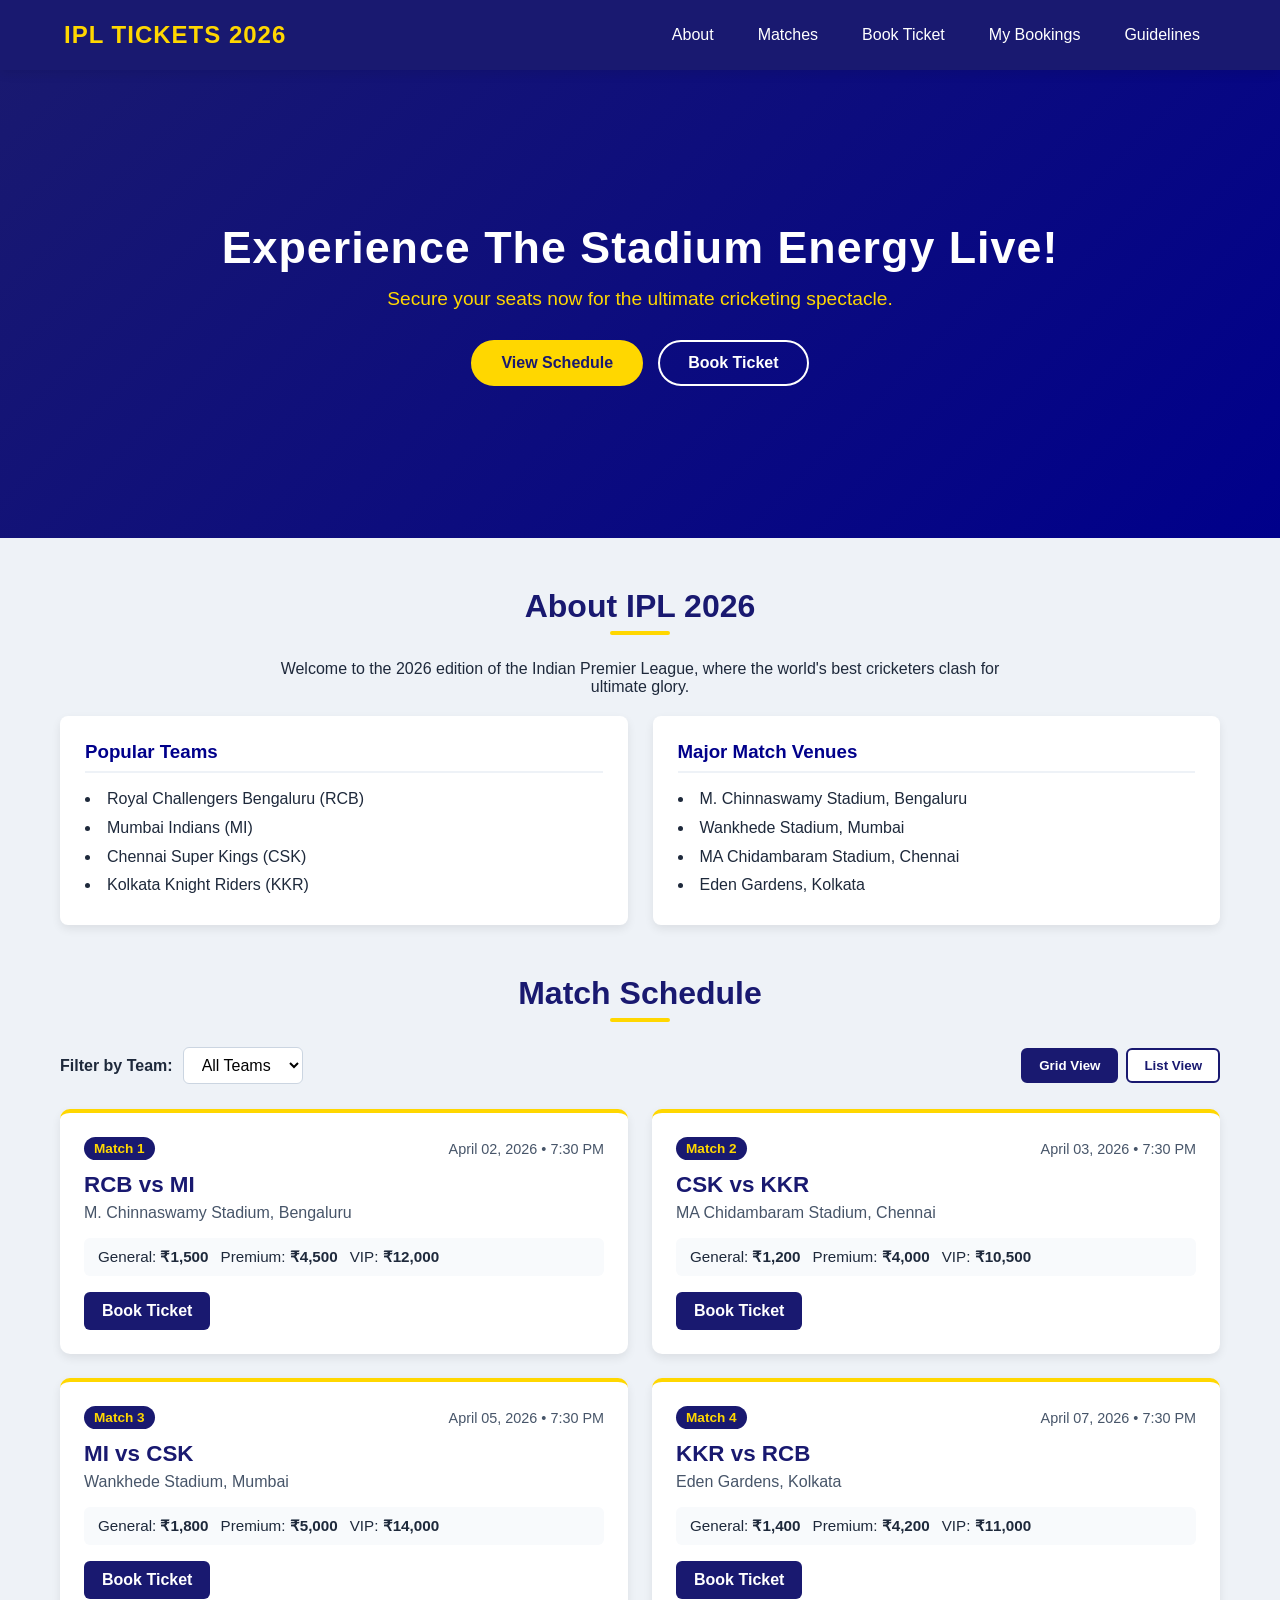
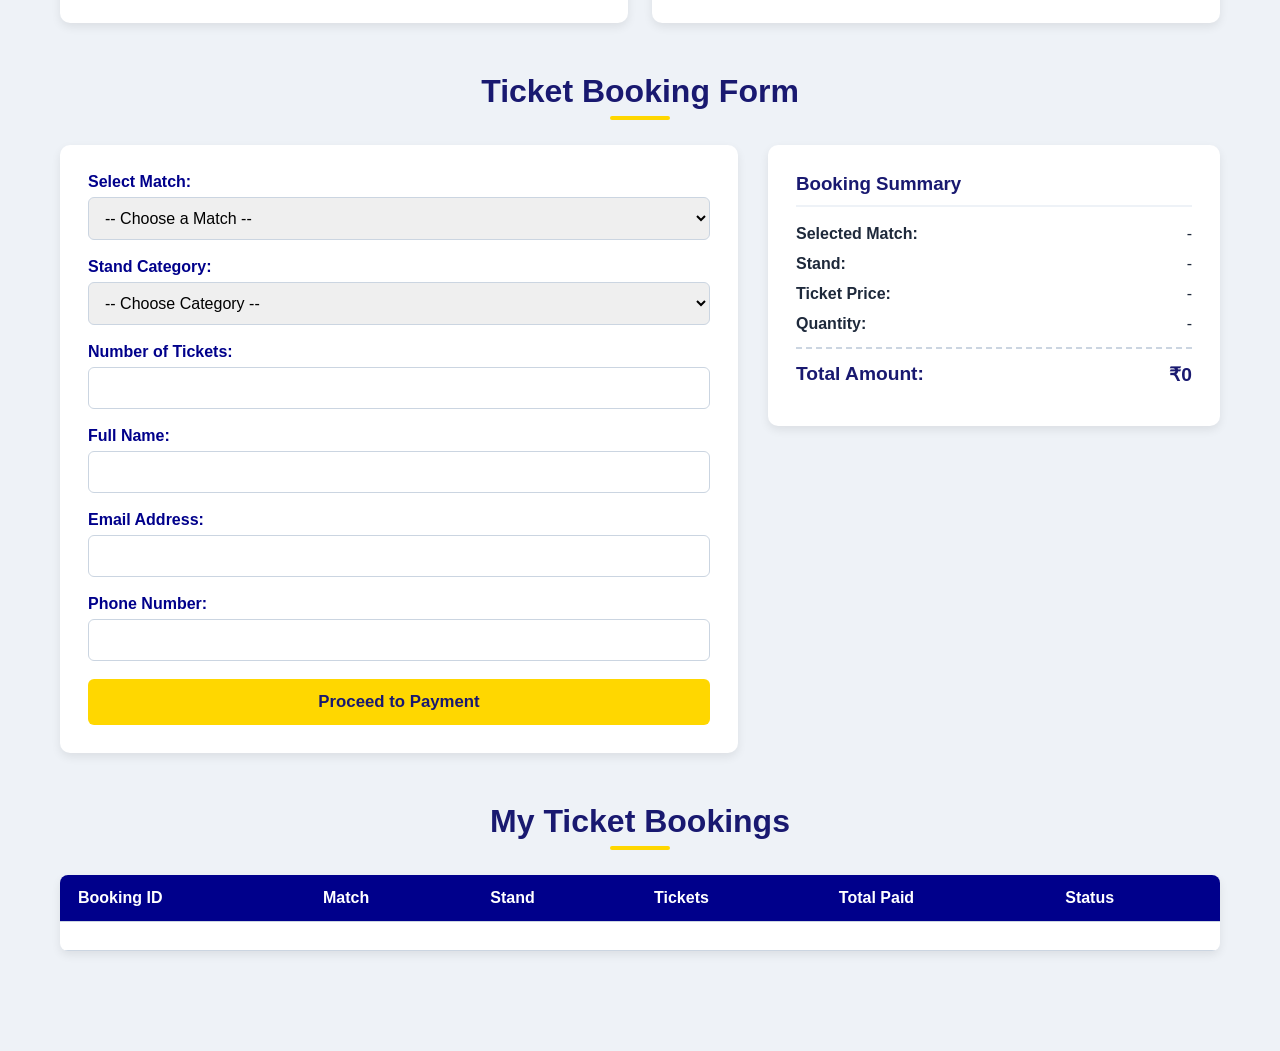
<file: index.html>
<!doctype html>
<html lang="en">
  <head>
    <meta charset="UTF-8" />
    <meta name="viewport" content="width=device-width, initial-scale=1.0" />
    <title>IPL 2026 Ticket Booking</title>
    <link rel="stylesheet" href="styles.css" />
  </head>
  <body>
    <!-- Navigation Bar (Flexbox + Mobile Hamburger) -->
    <nav>
      <div class="logo">IPL Tickets 2026</div>
      <button
        type="button"
        id="menu-toggle"
        class="hamburger"
        aria-label="Toggle navigation menu"
        aria-expanded="false"
      >
        ☰
      </button>
      <ul id="nav-menu">
        <li><a href="#about">About</a></li>
        <li><a href="#matches">Matches</a></li>
        <li><a href="#booking">Book Ticket</a></li>
        <li><a href="#my-bookings">My Bookings</a></li>
        <li><a href="#guidelines">Guidelines</a></li>
      </ul>
    </nav>

    <!-- Hero Section -->
    <header class="hero">
      <h1>Experience The Stadium Energy Live!</h1>
      <p>Secure your seats now for the ultimate cricketing spectacle.</p>
      <div class="hero-btns">
        <a href="#matches" class="btn btn-primary">View Schedule</a>
        <a href="#booking" class="btn btn-secondary">Book Ticket</a>
      </div>
    </header>

    <main class="container">
      <!-- About IPL 2026 Section -->
      <section id="about">
        <h2>About IPL 2026</h2>
        <p style="text-align: center; max-width: 750px; margin: 0 auto 20px">
          Welcome to the 2026 edition of the Indian Premier League, where the
          world's best cricketers clash for ultimate glory.
        </p>

        <div class="about-lists">
          <div class="about-card">
            <h3>Popular Teams</h3>
            <ul>
              <li>Royal Challengers Bengaluru (RCB)</li>
              <li>Mumbai Indians (MI)</li>
              <li>Chennai Super Kings (CSK)</li>
              <li>Kolkata Knight Riders (KKR)</li>
            </ul>
          </div>

          <div class="about-card">
            <h3>Major Match Venues</h3>
            <ul>
              <li>M. Chinnaswamy Stadium, Bengaluru</li>
              <li>Wankhede Stadium, Mumbai</li>
              <li>MA Chidambaram Stadium, Chennai</li>
              <li>Eden Gardens, Kolkata</li>
            </ul>
          </div>
        </div>
      </section>

      <!-- Match Schedule Section (CSS Grid + Team Filter + Grid/List Toggle) -->
      <section id="matches">
        <h2>Match Schedule</h2>

        <div class="schedule-controls">
          <div class="filter-container">
            <label for="team-filter"><strong>Filter by Team:</strong></label>
            <select id="team-filter">
              <option value="all">All Teams</option>
              <option value="RCB">RCB</option>
              <option value="MI">MI</option>
              <option value="CSK">CSK</option>
              <option value="KKR">KKR</option>
            </select>
          </div>

          <div class="view-toggle" role="group" aria-label="Layout view toggle">
            <button type="button" id="grid-view-btn" class="btn-view active">
              Grid View
            </button>
            <button type="button" id="list-view-btn" class="btn-view">
              List View
            </button>
          </div>
        </div>

        <div id="match-cards-grid" class="match-grid">
          <!-- Match Card 1 -->
          <article
            class="match-card"
            data-teams="RCB MI"
            data-match-value="match1"
          >
            <div class="match-card-header">
              <span class="match-badge">Match 1</span>
              <span class="match-date">April 02, 2026 • 7:30 PM</span>
            </div>
            <h3>RCB vs MI</h3>
            <p class="match-venue">M. Chinnaswamy Stadium, Bengaluru</p>
            <div class="price-tiers">
              <span>General: <strong>₹1,500</strong></span>
              <span>Premium: <strong>₹4,500</strong></span>
              <span>VIP: <strong>₹12,000</strong></span>
            </div>
            <a href="#booking" class="btn-book">Book Ticket</a>
          </article>

          <!-- Match Card 2 -->
          <article
            class="match-card"
            data-teams="CSK KKR"
            data-match-value="match2"
          >
            <div class="match-card-header">
              <span class="match-badge">Match 2</span>
              <span class="match-date">April 03, 2026 • 7:30 PM</span>
            </div>
            <h3>CSK vs KKR</h3>
            <p class="match-venue">MA Chidambaram Stadium, Chennai</p>
            <div class="price-tiers">
              <span>General: <strong>₹1,200</strong></span>
              <span>Premium: <strong>₹4,000</strong></span>
              <span>VIP: <strong>₹10,500</strong></span>
            </div>
            <a href="#booking" class="btn-book">Book Ticket</a>
          </article>

          <!-- Match Card 3 -->
          <article
            class="match-card"
            data-teams="MI CSK"
            data-match-value="match3"
          >
            <div class="match-card-header">
              <span class="match-badge">Match 3</span>
              <span class="match-date">April 05, 2026 • 7:30 PM</span>
            </div>
            <h3>MI vs CSK</h3>
            <p class="match-venue">Wankhede Stadium, Mumbai</p>
            <div class="price-tiers">
              <span>General: <strong>₹1,800</strong></span>
              <span>Premium: <strong>₹5,000</strong></span>
              <span>VIP: <strong>₹14,000</strong></span>
            </div>
            <a href="#booking" class="btn-book">Book Ticket</a>
          </article>

          <!-- Match Card 4 -->
          <article
            class="match-card"
            data-teams="KKR RCB"
            data-match-value="match4"
          >
            <div class="match-card-header">
              <span class="match-badge">Match 4</span>
              <span class="match-date">April 07, 2026 • 7:30 PM</span>
            </div>
            <h3>KKR vs RCB</h3>
            <p class="match-venue">Eden Gardens, Kolkata</p>
            <div class="price-tiers">
              <span>General: <strong>₹1,400</strong></span>
              <span>Premium: <strong>₹4,200</strong></span>
              <span>VIP: <strong>₹11,000</strong></span>
            </div>
            <a href="#booking" class="btn-book">Book Ticket</a>
          </article>
        </div>
      </section>

      <!-- Ticket Booking Form + Live Summary Card -->
      <section id="booking">
        <h2>Ticket Booking Form</h2>
        <div class="booking-container">
          <div class="booking-form-card">
            <form id="booking-form" action="#" method="POST">
              <div class="form-group">
                <label for="match-select">Select Match:</label>
                <select id="match-select" required>
                  <option value="">-- Choose a Match --</option>
                  <option value="match1">Match 1: RCB vs MI</option>
                  <option value="match2">Match 2: CSK vs KKR</option>
                  <option value="match3">Match 3: MI vs CSK</option>
                  <option value="match4">Match 4: KKR vs RCB</option>
                </select>
              </div>

              <div class="form-group">
                <label for="stand-category">Stand Category:</label>
                <select id="stand-category" required>
                  <option value="">-- Choose Category --</option>
                  <option value="general">General</option>
                  <option value="premium">Premium</option>
                  <option value="vip">VIP</option>
                </select>
              </div>

              <div class="form-group">
                <label for="ticket-quantity">Number of Tickets:</label>
                <input
                  type="number"
                  id="ticket-quantity"
                  min="1"
                  max="10"
                  required
                />
              </div>

              <div class="form-group">
                <label for="user-name">Full Name:</label>
                <input type="text" id="user-name" required />
              </div>

              <div class="form-group">
                <label for="user-email">Email Address:</label>
                <input type="email" id="user-email" required />
              </div>

              <div class="form-group">
                <label for="user-phone">Phone Number:</label>
                <input type="tel" id="user-phone" required />
              </div>

              <button type="submit" class="btn-submit">
                Proceed to Payment
              </button>
            </form>
          </div>

          <aside id="booking-summary" class="summary-card">
            <h3>Booking Summary</h3>
            <div class="summary-details">
              <p>
                <strong>Selected Match:</strong>
                <span id="summary-match">-</span>
              </p>
              <p><strong>Stand:</strong> <span id="summary-stand">-</span></p>
              <p>
                <strong>Ticket Price:</strong>
                <span id="summary-price">-</span>
              </p>
              <p>
                <strong>Quantity:</strong> <span id="summary-quantity">-</span>
              </p>
              <p class="total">
                Total Amount: <span id="summary-total">₹0</span>
              </p>
            </div>
          </aside>
        </div>
      </section>

      <!-- My Ticket Bookings Section -->
      <section id="my-bookings">
        <h2>My Ticket Bookings</h2>
        <div class="table-wrapper">
          <table>
            <thead>
              <tr>
                <th>Booking ID</th>
                <th>Match</th>
                <th>Stand</th>
                <th>Tickets</th>
                <th>Total Paid</th>
                <th>Status</th>
              </tr>
            </thead>
            <tbody>
              <tr>
                <td colspan="6" style="text-align: center; color: #666"></td>
              </tr>
            </tbody>
          </table>
        </div>
      </section>
    </main>
    <script src="app.js"></script>
  </body>
</html>
</file>
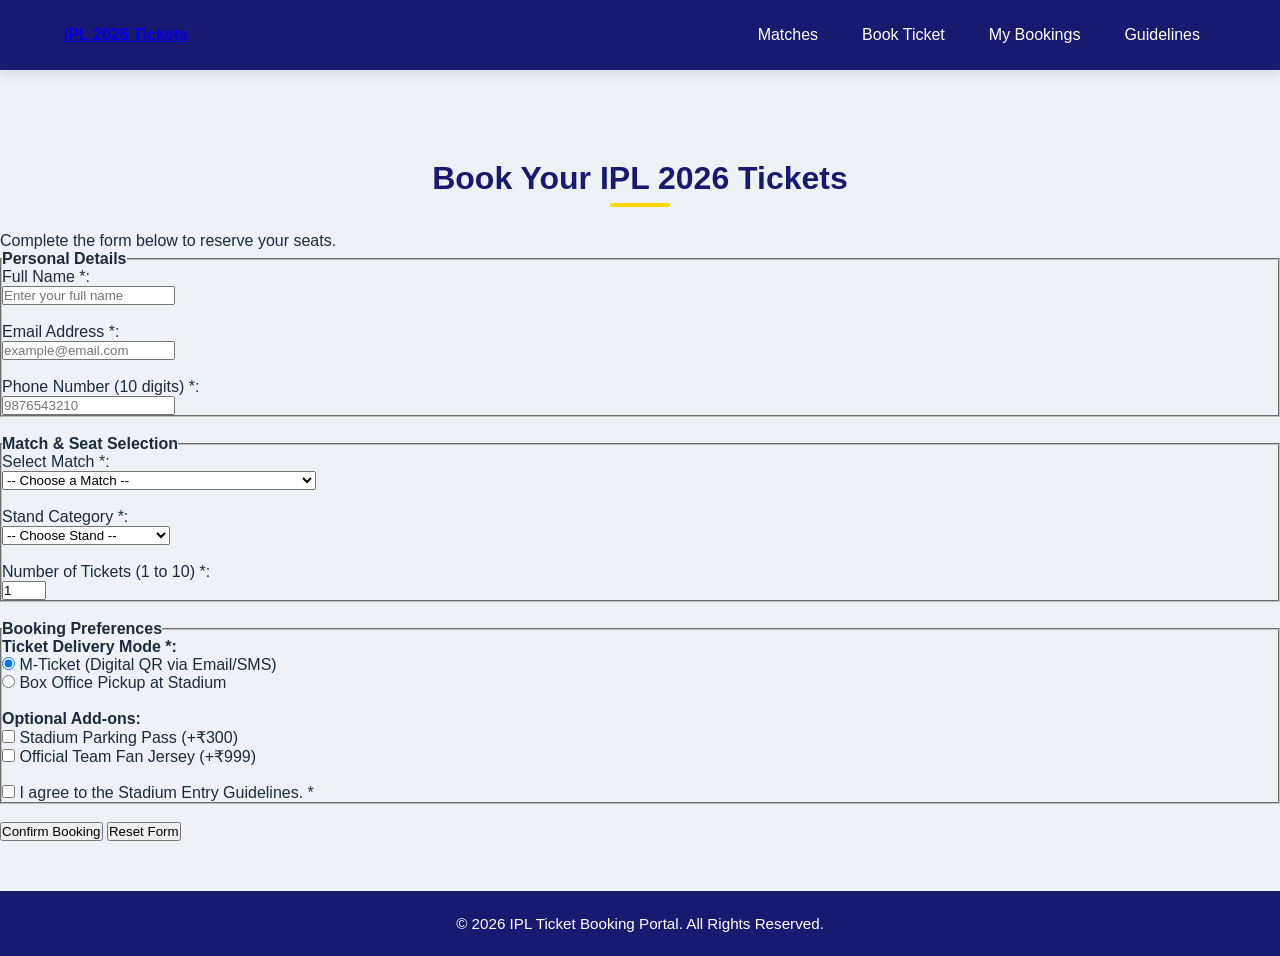
<file: booking.html>
<!doctype html>
<html lang="en">
  <head>
    <meta charset="UTF-8" />
    <meta name="viewport" content="width=device-width, initial-scale=1.0" />
    <title>Book Tickets - IPL 2026</title>
    <link rel="stylesheet" href="styles.css" />
  </head>
  <body>
    <header>
      <nav aria-label="Primary Navigation">
        <a href="index.html"><strong>IPL 2026 Tickets</strong></a>
        <ul>
          <li><a href="index.html#matches">Matches</a></li>
          <li><a href="booking.html">Book Ticket</a></li>
          <li><a href="index.html#my-bookings">My Bookings</a></li>
          <li><a href="index.html#guidelines">Guidelines</a></li>
        </ul>
      </nav>
    </header>

    <main style="padding-top: 90px">
      <section id="booking-section">
        <h2>Book Your IPL 2026 Tickets</h2>
        <p>Complete the form below to reserve your seats.</p>

        <form action="#" method="get" class="booking-form">
          <!-- 1. Personal Details -->
          <fieldset>
            <legend><strong>Personal Details</strong></legend>

            <label for="full-name">Full Name *:</label><br />
            <input
              type="text"
              id="full-name"
              name="fullName"
              placeholder="Enter your full name"
              minlength="3"
              maxlength="50"
              required
            />
            <br /><br />

            <label for="email">Email Address *:</label><br />
            <input
              type="email"
              id="email"
              name="email"
              placeholder="example@email.com"
              required
            />
            <br /><br />

            <label for="phone">Phone Number (10 digits) *:</label><br />
            <input
              type="tel"
              id="phone"
              name="phone"
              placeholder="9876543210"
              minlength="10"
              maxlength="10"
              pattern="[0-9]{10}"
              title="Enter a 10-digit mobile number"
              required
            />
          </fieldset>

          <br />

          <!-- 2. Match & Stand Selection -->
          <fieldset>
            <legend><strong>Match &amp; Seat Selection</strong></legend>

            <label for="match-select">Select Match *:</label><br />
            <select id="match-select" name="match" required>
              <option value="">-- Choose a Match --</option>
              <option value="match-1">
                Match 1: RCB vs CSK - 22 Mar 2026 (Bengaluru)
              </option>
              <option value="match-2">
                Match 2: MI vs KKR - 23 Mar 2026 (Mumbai)
              </option>
              <option value="match-3">
                Match 3: CSK vs MI - 25 Mar 2026 (Chennai)
              </option>
            </select>
            <br /><br />

            <label for="stand-category">Stand Category *:</label><br />
            <select id="stand-category" name="stand" required>
              <option value="">-- Choose Stand --</option>
              <option value="general">General Stand (₹1,500)</option>
              <option value="premium">Premium Stand (₹4,000)</option>
              <option value="vip">VIP Box (₹10,000)</option>
            </select>
            <br /><br />

            <label for="ticket-qty">Number of Tickets (1 to 10) *:</label><br />
            <input
              type="number"
              id="ticket-qty"
              name="quantity"
              min="1"
              max="10"
              value="1"
              required
            />
          </fieldset>

          <br />

          <!-- 3. Booking Preferences (Radio Buttons & Checkboxes) -->
          <fieldset>
            <legend><strong>Booking Preferences</strong></legend>

            <p><strong>Ticket Delivery Mode *:</strong></p>
            <label
              ><input
                type="radio"
                name="deliveryMode"
                value="m-ticket"
                checked
                required
              />
              M-Ticket (Digital QR via Email/SMS)</label
            ><br />
            <label
              ><input type="radio" name="deliveryMode" value="box-office" /> Box
              Office Pickup at Stadium</label
            >
            <br /><br />

            <p><strong>Optional Add-ons:</strong></p>
            <label
              ><input type="checkbox" name="addons" value="parking" /> Stadium
              Parking Pass (+₹300)</label
            ><br />
            <label
              ><input type="checkbox" name="addons" value="jersey" /> Official
              Team Fan Jersey (+₹999)</label
            >
            <br /><br />

            <label
              ><input type="checkbox" name="terms" required /> I agree to the
              Stadium Entry Guidelines. *</label
            >
          </fieldset>

          <br />

          <!-- 4. Submit & Reset Buttons -->
          <button type="submit">Confirm Booking</button>
          <button type="reset">Reset Form</button>
        </form>
      </section>
    </main>

    <footer>
      <p>&copy; 2026 IPL Ticket Booking Portal. All Rights Reserved.</p>
    </footer>
  </body>
</html>
</file>
<file: styles.css>
:root {
  --primary-color: midnightblue;
  --secondary-color: darkblue;
  --accent-color: gold;
  --accent-hover: orange;
  --text-light: white;
  --text-dark: #1e293b;
  --bg-light: #eef2f7;
  --card-bg: white;
  --border-color: #cbd5e1;
  --shadow: 0 4px 10px rgba(0, 0, 0, 0.08);
  --transition: all 0.3s ease;
}

* {
  margin: 0;
  padding: 0;
  box-sizing: border-box;
  font-family: "Segoe UI", Tahoma, Geneva, Verdana, sans-serif;
  scroll-behavior: smooth;
}

body {
  background-color: var(--bg-light);
  color: var(--text-dark);
  padding-top: 70px;
}

/* =========================================
   1. Navigation Bar (Flexbox + Hamburger)
   ========================================= */
nav {
  position: fixed;
  top: 0;
  left: 0;
  width: 100%;
  height: 70px;
  background-color: var(--primary-color);
  display: flex;
  justify-content: space-between;
  align-items: center;
  padding: 0 5%;
  z-index: 1000;
  box-shadow: var(--shadow);
}

nav .logo {
  color: var(--accent-color);
  font-size: 1.5rem;
  font-weight: bold;
  text-transform: uppercase;
  letter-spacing: 1px;
}

.hamburger {
  display: none;
  background: transparent;
  border: 2px solid var(--accent-color);
  color: var(--accent-color);
  font-size: 1.5rem;
  padding: 4px 12px;
  border-radius: 6px;
  cursor: pointer;
}

nav ul {
  display: flex;
  list-style: none;
  gap: 12px;
}

nav ul li a {
  color: var(--text-light);
  text-decoration: none;
  font-size: 1rem;
  font-weight: 500;
  padding: 8px 16px;
  border-radius: 4px;
  transition: var(--transition);
}

nav ul li a:hover {
  background-color: var(--accent-color);
  color: var(--primary-color);
}

/* =========================================
   2. Hero Section
   ========================================= */
.hero {
  background: linear-gradient(135deg, var(--primary-color) 0%, var(--secondary-color) 100%);
  color: var(--text-light);
  min-height: 52vh;
  display: flex;
  flex-direction: column;
  justify-content: center;
  align-items: center;
  text-align: center;
  padding: 40px 20px;
}

.hero h1 {
  font-size: 2.8rem;
  margin-bottom: 15px;
  letter-spacing: 1px;
}

.hero p {
  font-size: 1.2rem;
  color: var(--accent-color);
  margin-bottom: 30px;
}

.hero-btns {
  display: flex;
  justify-content: center;
  gap: 15px;
  flex-wrap: wrap;
}

.hero-btns .btn {
  display: inline-block;
  padding: 12px 28px;
  font-size: 1rem;
  font-weight: 600;
  text-decoration: none;
  border-radius: 25px;
  transition: var(--transition);
}

.hero-btns .btn-primary {
  background-color: var(--accent-color);
  color: var(--primary-color);
  border: 2px solid var(--accent-color);
}

.hero-btns .btn-primary:hover {
  background-color: var(--accent-hover);
  border-color: var(--accent-hover);
}

.hero-btns .btn-secondary {
  background-color: transparent;
  color: var(--text-light);
  border: 2px solid var(--text-light);
}

.hero-btns .btn-secondary:hover {
  background-color: var(--text-light);
  color: var(--primary-color);
}

/* =========================================
   3. Layout Containers & Headings
   ========================================= */
.container {
  max-width: 1200px;
  margin: 0 auto;
  padding: 50px 20px;
}

section {
  margin-bottom: 50px;
}

section h2 {
  font-size: 2rem;
  color: var(--primary-color);
  margin-bottom: 25px;
  text-align: center;
  position: relative;
  padding-bottom: 10px;
}

section h2::after {
  content: "";
  position: absolute;
  bottom: 0;
  left: 50%;
  transform: translateX(-50%);
  width: 60px;
  height: 4px;
  background-color: var(--accent-color);
  border-radius: 2px;
}

/* =========================================
   4. About Grid
   ========================================= */
.about-lists {
  display: grid;
  grid-template-columns: repeat(2, 1fr);
  gap: 25px;
}

.about-card {
  background-color: var(--card-bg);
  padding: 25px;
  border-radius: 8px;
  box-shadow: var(--shadow);
}

.about-card h3 {
  color: var(--secondary-color);
  margin-bottom: 12px;
  border-bottom: 2px solid var(--bg-light);
  padding-bottom: 8px;
}

.about-card ul {
  list-style-position: inside;
  line-height: 1.8;
}

/* =========================================
   5. Match Schedule (CSS Grid & List Toggle)
   ========================================= */
.schedule-controls {
  display: flex;
  justify-content: space-between;
  align-items: center;
  flex-wrap: wrap;
  gap: 15px;
  margin-bottom: 25px;
}

.filter-container {
  display: flex;
  align-items: center;
  gap: 10px;
}

.filter-container select {
  padding: 8px 14px;
  border-radius: 6px;
  border: 1px solid var(--border-color);
  font-size: 1rem;
  background-color: var(--card-bg);
}

.view-toggle {
  display: flex;
  gap: 8px;
}

.btn-view {
  padding: 8px 16px;
  border: 2px solid var(--primary-color);
  background-color: var(--card-bg);
  color: var(--primary-color);
  font-weight: 600;
  border-radius: 6px;
  cursor: pointer;
  transition: var(--transition);
}

.btn-view.active,
.btn-view:hover {
  background-color: var(--primary-color);
  color: var(--text-light);
}

.match-grid {
  display: grid;
  grid-template-columns: repeat(2, 1fr);
  gap: 24px;
}

.match-grid.list-view {
  grid-template-columns: 1fr;
}

.match-grid.list-view .match-card {
  display: flex;
  flex-wrap: wrap;
  justify-content: space-between;
  align-items: center;
  gap: 15px;
}

.match-card {
  background-color: var(--card-bg);
  border-radius: 10px;
  padding: 24px;
  box-shadow: var(--shadow);
  border-top: 4px solid var(--accent-color);
  transition: transform 0.2s ease;
}

.match-card:hover {
  transform: translateY(-3px);
}

.match-card-header {
  display: flex;
  justify-content: space-between;
  align-items: center;
  margin-bottom: 12px;
  gap: 10px;
}

.match-badge {
  background-color: var(--primary-color);
  color: var(--accent-color);
  font-size: 0.85rem;
  font-weight: 700;
  padding: 4px 10px;
  border-radius: 20px;
}

.match-date {
  font-size: 0.9rem;
  color: #475569;
  font-weight: 500;
}

.match-card h3 {
  font-size: 1.4rem;
  color: var(--primary-color);
  margin-bottom: 6px;
}

.match-venue {
  color: #475569;
  margin-bottom: 16px;
}

.price-tiers {
  display: flex;
  flex-wrap: wrap;
  gap: 12px;
  background-color: #f8fafc;
  padding: 10px 14px;
  border-radius: 6px;
  margin-bottom: 16px;
  font-size: 0.95rem;
}

.btn-book {
  background-color: var(--primary-color);
  color: var(--text-light);
  padding: 10px 18px;
  border-radius: 6px;
  font-weight: 600;
  text-decoration: none;
  display: inline-block;
  transition: var(--transition);
}

.btn-book:hover {
  background-color: var(--accent-color);
  color: var(--primary-color);
}

/* =========================================
   6. Booking Form & Summary Card
   ========================================= */
.booking-container {
  display: grid;
  grid-template-columns: 1.5fr 1fr;
  gap: 30px;
  align-items: start;
}

.booking-form-card,
.summary-card {
  background-color: var(--card-bg);
  padding: 28px;
  border-radius: 10px;
  box-shadow: var(--shadow);
}

.form-group {
  margin-bottom: 18px;
}

.form-group label {
  display: block;
  margin-bottom: 6px;
  font-weight: 600;
  color: var(--secondary-color);
}

.form-group input,
.form-group select {
  width: 100%;
  padding: 11px 12px;
  border: 1px solid var(--border-color);
  border-radius: 6px;
  font-size: 1rem;
}

.btn-submit {
  width: 100%;
  background-color: var(--accent-color);
  color: var(--primary-color);
  border: none;
  padding: 13px;
  font-size: 1.05rem;
  font-weight: 700;
  border-radius: 6px;
  cursor: pointer;
  transition: var(--transition);
}

.btn-submit:hover {
  background-color: var(--accent-hover);
}

.summary-card h3 {
  margin-bottom: 18px;
  color: var(--primary-color);
  border-bottom: 2px solid var(--bg-light);
  padding-bottom: 10px;
}

.summary-details p {
  display: flex;
  justify-content: space-between;
  margin-bottom: 12px;
}

.summary-details .total {
  border-top: 2px dashed var(--border-color);
  padding-top: 14px;
  margin-top: 14px;
  font-weight: bold;
  font-size: 1.2rem;
  color: var(--primary-color);
}

/* =========================================
   7. My Bookings Table & 3-Column Guidelines
   ========================================= */
.table-wrapper {
  overflow-x: auto;
  background-color: var(--card-bg);
  border-radius: 8px;
  box-shadow: var(--shadow);
}

table {
  width: 100%;
  border-collapse: collapse;
  text-align: left;
}

th,
td {
  padding: 14px 18px;
  border-bottom: 1px solid var(--border-color);
}

th {
  background-color: var(--secondary-color);
  color: var(--text-light);
}

.guidelines-grid {
  display: grid;
  grid-template-columns: repeat(3, 1fr);
  gap: 24px;
}

.info-card {
  background-color: var(--card-bg);
  padding: 24px;
  border-radius: 8px;
  box-shadow: var(--shadow);
  border-top: 4px solid var(--accent-color);
}

.info-card h3 {
  color: var(--secondary-color);
  margin-bottom: 10px;
}

footer {
  background-color: var(--primary-color);
  color: var(--text-light);
  text-align: center;
  padding: 24px 20px;
  font-size: 0.95rem;
}

/* =========================================
   8. Toast Notification
   ========================================= */
#toast-notification {
  visibility: hidden;
  min-width: 280px;
  background-color: var(--primary-color);
  color: var(--text-light);
  border-left: 5px solid var(--accent-color);
  border-radius: 6px;
  padding: 14px 18px;
  position: fixed;
  z-index: 2000;
  right: 25px;
  bottom: 25px;
  font-size: 0.95rem;
  box-shadow: var(--shadow);
  opacity: 0;
  transform: translateY(20px);
  transition: var(--transition);
}

#toast-notification.show {
  visibility: visible;
  opacity: 1;
  transform: translateY(0);
}

/* =========================================
   9. Responsive Media Queries (Tablet & Phone)
   ========================================= */
@media (max-width: 900px) {
  .match-grid,
  .booking-container,
  .guidelines-grid,
  .about-lists {
    grid-template-columns: 1fr;
  }
}

@media (max-width: 768px) {
  .hamburger {
    display: block;
  }

  nav ul {
    display: none;
    position: absolute;
    top: 70px;
    left: 0;
    width: 100%;
    background-color: var(--primary-color);
    flex-direction: column;
    padding: 16px 5%;
    gap: 10px;
    box-shadow: 0 8px 16px rgba(0, 0, 0, 0.25);
  }

  nav ul.open {
    display: flex;
  }

  nav ul li a {
    display: block;
    padding: 10px 14px;
  }

  .hero h1 {
    font-size: 2.1rem;
  }
}
</file>
